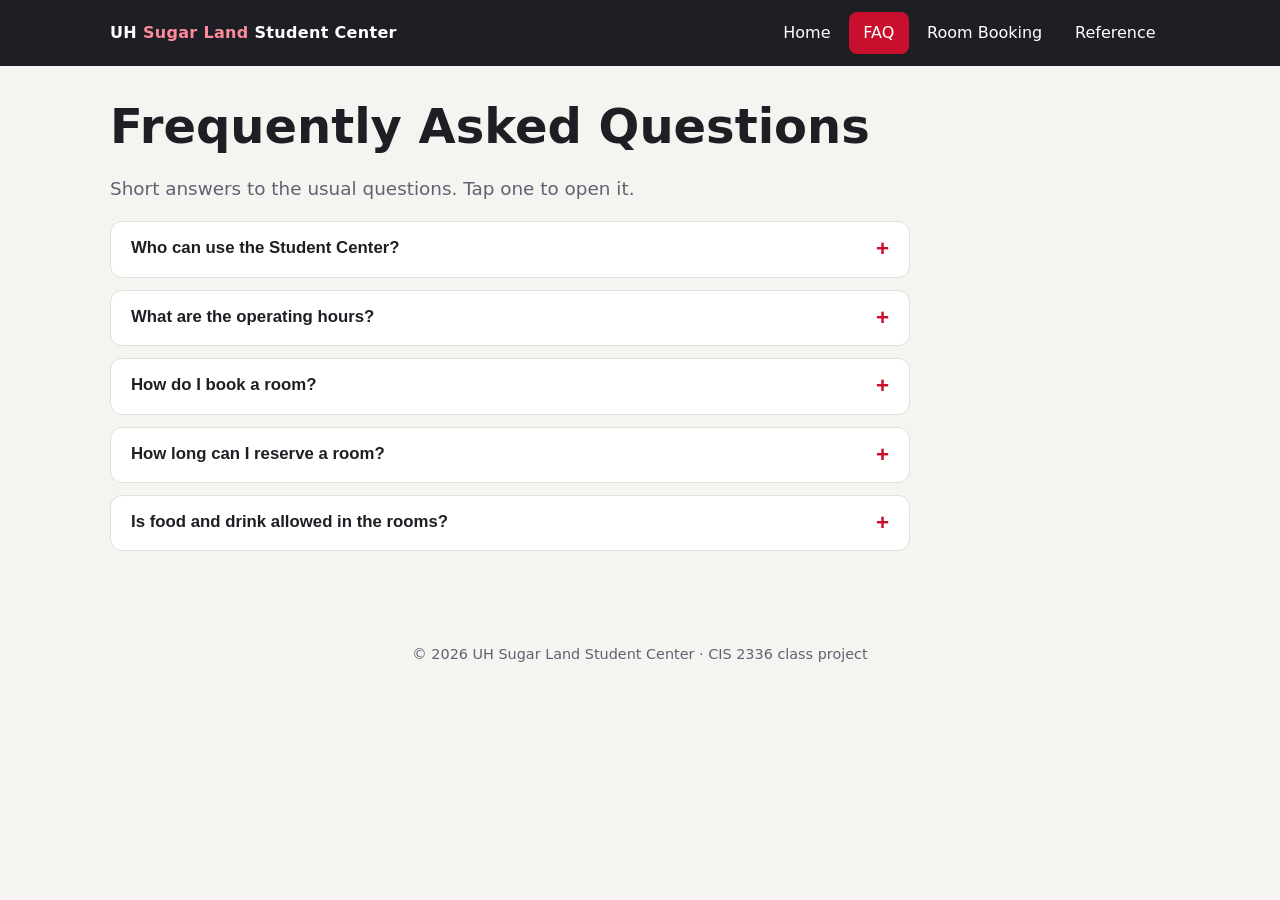
<file: frontend/FAQ.html>
<!DOCTYPE html>
<html lang="en">
<head>
  <meta charset="UTF-8">
  <meta name="viewport" content="width=device-width, initial-scale=1">
  <title>FAQ | UH Sugar Land Student Center</title>
  <link rel="stylesheet" href="styles.css">
</head>
<body data-page="FAQ.html">
  <a class="skip-link" href="#main">Skip to content</a>

  <header class="site-header">
    <div class="header-inner">
      <a class="brand" href="index.html">UH <span>Sugar Land</span> Student Center</a>
      <button class="nav-toggle" id="nav-toggle" aria-expanded="false" aria-controls="nav-menu">Menu</button>
      <ul id="nav-menu"></ul>
    </div>
  </header>

  <main id="main">
    <h1>Frequently Asked Questions</h1>
    <p class="lead">Short answers to the usual questions. Tap one to open it.</p>

    <div class="accordion" id="faq">
      <div class="acc-item">
        <h2 style="margin:0;font-size:inherit">
          <button class="acc-btn" aria-expanded="false" aria-controls="faq-1" id="faq-1-btn">Who can use the Student Center?</button>
        </h2>
        <div class="acc-panel" id="faq-1" role="region" aria-labelledby="faq-1-btn" hidden>
          UH students, faculty, and staff. Bring your Cougar ID.
        </div>
      </div>

      <div class="acc-item">
        <h2 style="margin:0;font-size:inherit">
          <button class="acc-btn" aria-expanded="false" aria-controls="faq-2" id="faq-2-btn">What are the operating hours?</button>
        </h2>
        <div class="acc-panel" id="faq-2" role="region" aria-labelledby="faq-2-btn" hidden>
          Rooms can be booked every day, 8:00 AM to 10:00 PM. Holidays and finals week may be different.
        </div>
      </div>

      <div class="acc-item">
        <h2 style="margin:0;font-size:inherit">
          <button class="acc-btn" aria-expanded="false" aria-controls="faq-3" id="faq-3-btn">How do I book a room?</button>
        </h2>
        <div class="acc-panel" id="faq-3" role="region" aria-labelledby="faq-3-btn" hidden>
          Go to the Room Booking page, pick a room, date, and time, and submit. It tells you right away if the room is yours or already taken.
        </div>
      </div>

      <div class="acc-item">
        <h2 style="margin:0;font-size:inherit">
          <button class="acc-btn" aria-expanded="false" aria-controls="faq-4" id="faq-4-btn">How long can I reserve a room?</button>
        </h2>
        <div class="acc-panel" id="faq-4" role="region" aria-labelledby="faq-4-btn" hidden>
          30 minutes minimum, 3 hours max. That way everyone gets a turn.
        </div>
      </div>

      <div class="acc-item">
        <h2 style="margin:0;font-size:inherit">
          <button class="acc-btn" aria-expanded="false" aria-controls="faq-5" id="faq-5-btn">Is food and drink allowed in the rooms?</button>
        </h2>
        <div class="acc-panel" id="faq-5" role="region" aria-labelledby="faq-5-btn" hidden>
          Covered drinks and light snacks are fine. Eat full meals in the cafe or lounge. Clean up before you leave.
        </div>
      </div>
    </div>
  </main>

  <footer>&copy; 2026 UH Sugar Land Student Center &middot; CIS 2336 class project</footer>
  <script src="script.js"></script>
</body>
</html>
</file>
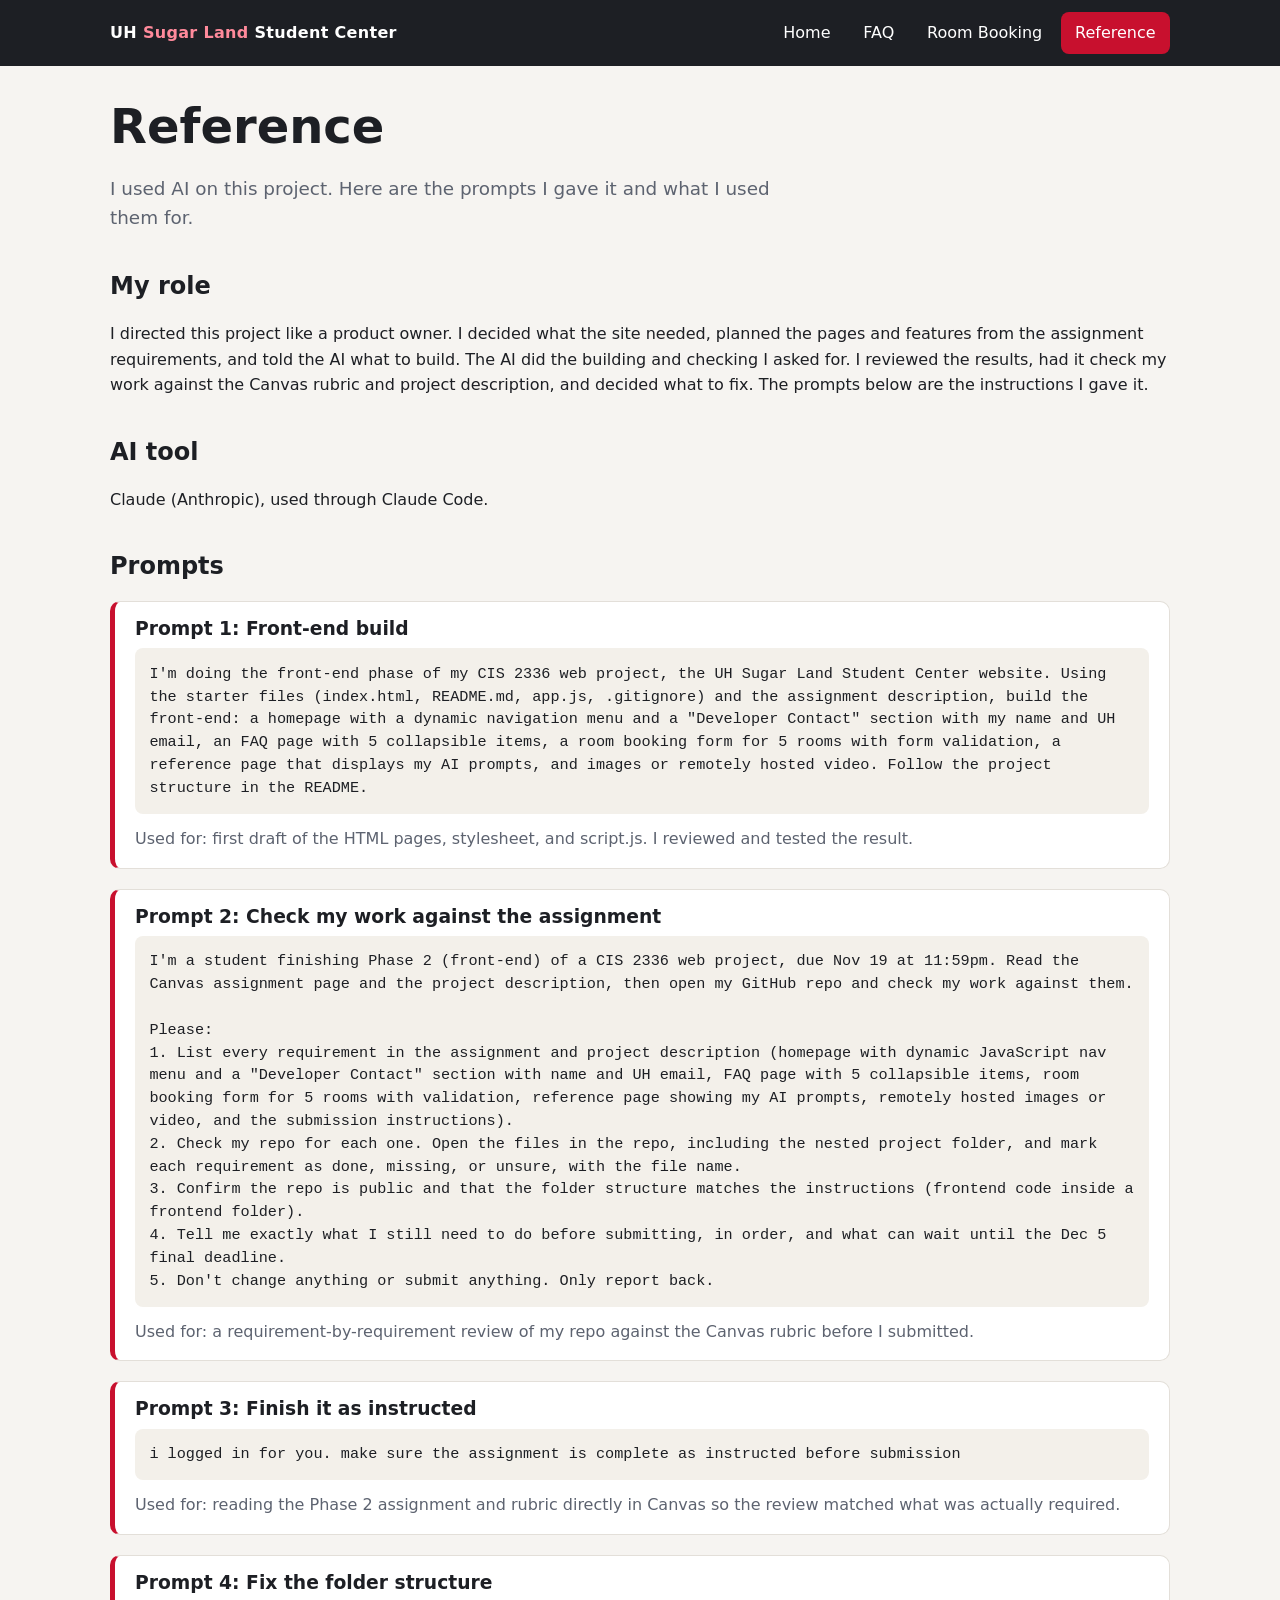
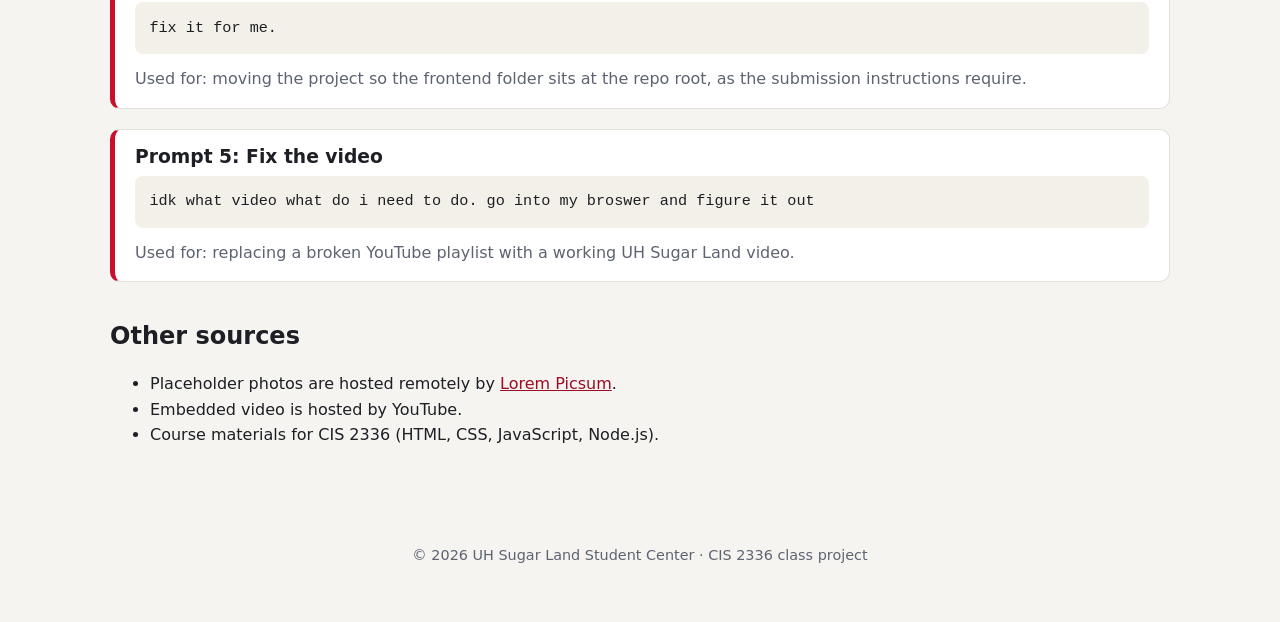
<file: frontend/reference.html>
<!DOCTYPE html>
<html lang="en">
<head>
  <meta charset="UTF-8">
  <meta name="viewport" content="width=device-width, initial-scale=1">
  <title>Reference | UH Sugar Land Student Center</title>
  <link rel="stylesheet" href="styles.css">
</head>
<body data-page="reference.html">
  <a class="skip-link" href="#main">Skip to content</a>

  <header class="site-header">
    <div class="header-inner">
      <a class="brand" href="index.html">UH <span>Sugar Land</span> Student Center</a>
      <button class="nav-toggle" id="nav-toggle" aria-expanded="false" aria-controls="nav-menu">Menu</button>
      <ul id="nav-menu"></ul>
    </div>
  </header>

  <main id="main">
    <h1>Reference</h1>
    <p class="lead">I used AI on this project. Here are the prompts I gave it and what I used them for.</p>

    <h2>My role</h2>
<p>I directed this project like a product owner. I decided what the site needed, planned the pages and features from the assignment requirements, and told the AI what to build. The AI did the building and checking I asked for. I reviewed the results, had it check my work against the Canvas rubric and project description, and decided what to fix. The prompts below are the instructions I gave it.</p>

<h2>AI tool</h2>
    <p>Claude (Anthropic), used through Claude Code.</p>

    <h2>Prompts</h2>

    <article class="prompt">
      <h3>Prompt 1: Front-end build</h3>
      <pre>I'm doing the front-end phase of my CIS 2336 web project, the UH Sugar Land Student Center website. Using the starter files (index.html, README.md, app.js, .gitignore) and the assignment description, build the front-end: a homepage with a dynamic navigation menu and a "Developer Contact" section with my name and UH email, an FAQ page with 5 collapsible items, a room booking form for 5 rooms with form validation, a reference page that displays my AI prompts, and images or remotely hosted video. Follow the project structure in the README.</pre>
      <p class="result">Used for: first draft of the HTML pages, stylesheet, and script.js. I reviewed and tested the result.</p>
    </article>

    <article class="prompt">
<h3>Prompt 2: Check my work against the assignment</h3>
<pre>I'm a student finishing Phase 2 (front-end) of a CIS 2336 web project, due Nov 19 at 11:59pm. Read the Canvas assignment page and the project description, then open my GitHub repo and check my work against them.

Please:
1. List every requirement in the assignment and project description (homepage with dynamic JavaScript nav menu and a "Developer Contact" section with name and UH email, FAQ page with 5 collapsible items, room booking form for 5 rooms with validation, reference page showing my AI prompts, remotely hosted images or video, and the submission instructions).
2. Check my repo for each one. Open the files in the repo, including the nested project folder, and mark each requirement as done, missing, or unsure, with the file name.
3. Confirm the repo is public and that the folder structure matches the instructions (frontend code inside a frontend folder).
4. Tell me exactly what I still need to do before submitting, in order, and what can wait until the Dec 5 final deadline.
5. Don't change anything or submit anything. Only report back.</pre>
<p class="result">Used for: a requirement-by-requirement review of my repo against the Canvas rubric before I submitted.</p>
</article>

<article class="prompt">
<h3>Prompt 3: Finish it as instructed</h3>
<pre>i logged in for you. make sure the assignment is complete as instructed before submission</pre>
<p class="result">Used for: reading the Phase 2 assignment and rubric directly in Canvas so the review matched what was actually required.</p>
</article>

<article class="prompt">
<h3>Prompt 4: Fix the folder structure</h3>
<pre>fix it for me.</pre>
<p class="result">Used for: moving the project so the frontend folder sits at the repo root, as the submission instructions require.</p>
</article>

<article class="prompt">
<h3>Prompt 5: Fix the video</h3>
<pre>idk what video what do i need to do. go into my broswer and figure it out</pre>
<p class="result">Used for: replacing a broken YouTube playlist with a working UH Sugar Land video.</p>
</article>

<h2>Other sources</h2>
    <ul>
      <li>Placeholder photos are hosted remotely by <a href="https://picsum.photos" target="_blank" rel="noopener">Lorem Picsum</a>.</li>
      <li>Embedded video is hosted by YouTube.</li>
      <li>Course materials for CIS 2336 (HTML, CSS, JavaScript, Node.js).</li>
    </ul>
  </main>

  <footer>&copy; 2026 UH Sugar Land Student Center &middot; CIS 2336 class project</footer>
  <script src="script.js"></script>
</body>
</html>
</file>
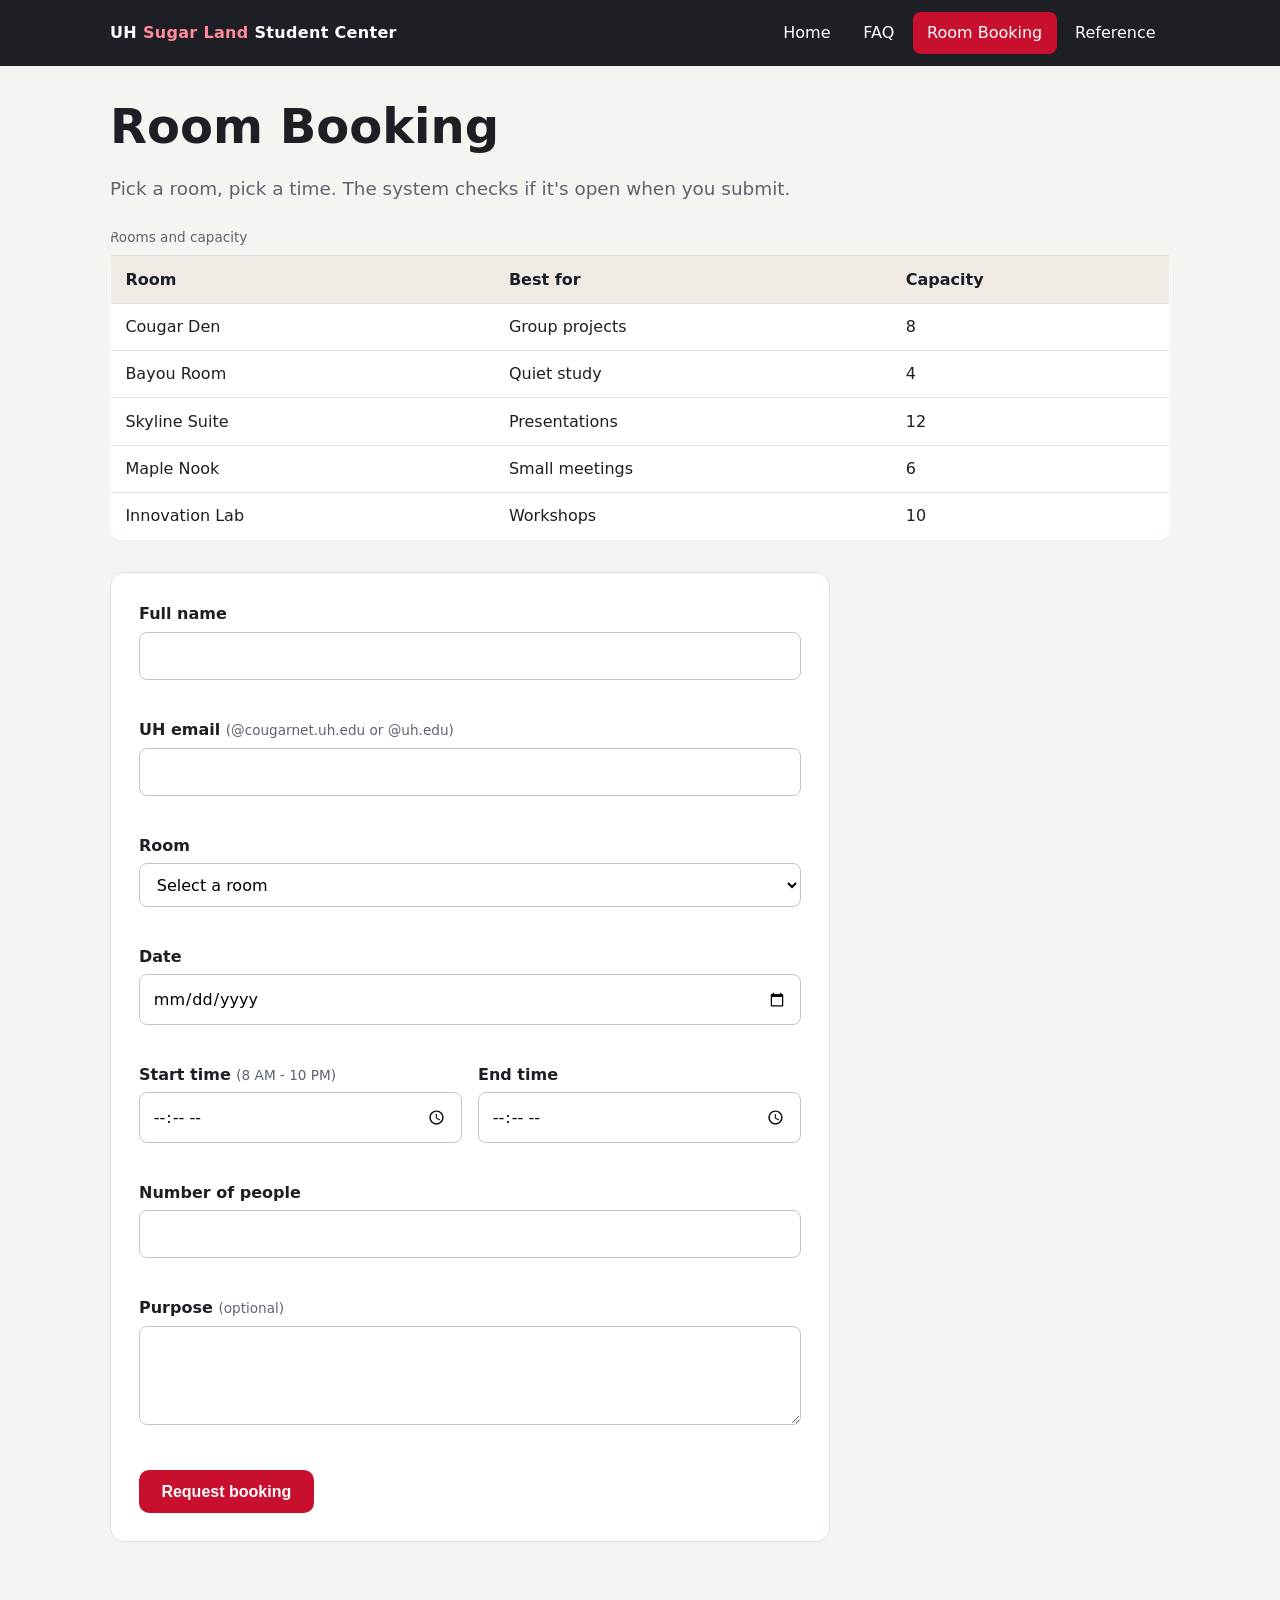
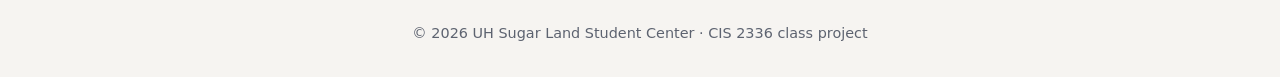
<file: frontend/roombooking.html>
<!DOCTYPE html>
<html lang="en">
<head>
  <meta charset="UTF-8">
  <meta name="viewport" content="width=device-width, initial-scale=1">
  <title>Room Booking | UH Sugar Land Student Center</title>
  <link rel="stylesheet" href="styles.css">
</head>
<body data-page="roombooking.html">
  <a class="skip-link" href="#main">Skip to content</a>

  <header class="site-header">
    <div class="header-inner">
      <a class="brand" href="index.html">UH <span>Sugar Land</span> Student Center</a>
      <button class="nav-toggle" id="nav-toggle" aria-expanded="false" aria-controls="nav-menu">Menu</button>
      <ul id="nav-menu"></ul>
    </div>
  </header>

  <main id="main">
    <h1>Room Booking</h1>
    <p class="lead">Pick a room, pick a time. The system checks if it's open when you submit.</p>

    <div class="room-info">
      <table>
        <caption class="hint" style="text-align:left;padding-bottom:.4rem">Rooms and capacity</caption>
        <thead><tr><th>Room</th><th>Best for</th><th>Capacity</th></tr></thead>
        <tbody>
          <tr><td>Cougar Den</td><td>Group projects</td><td>8</td></tr>
          <tr><td>Bayou Room</td><td>Quiet study</td><td>4</td></tr>
          <tr><td>Skyline Suite</td><td>Presentations</td><td>12</td></tr>
          <tr><td>Maple Nook</td><td>Small meetings</td><td>6</td></tr>
          <tr><td>Innovation Lab</td><td>Workshops</td><td>10</td></tr>
        </tbody>
      </table>
    </div>

    <form id="booking-form" class="form-card" novalidate>
      <div class="field">
        <label for="name">Full name</label>
        <input type="text" id="name" name="name" autocomplete="name" required>
        <div class="error" id="name-error" aria-live="polite"></div>
      </div>

      <div class="field">
        <label for="email">UH email <span class="hint">(@cougarnet.uh.edu or @uh.edu)</span></label>
        <input type="email" id="email" name="email" autocomplete="email" required>
        <div class="error" id="email-error" aria-live="polite"></div>
      </div>

      <div class="field">
        <label for="room">Room</label>
        <select id="room" name="room" required>
          <option value="">Select a room</option>
          <option value="cougar-den" data-cap="8">Cougar Den (up to 8)</option>
          <option value="bayou-room" data-cap="4">Bayou Room (up to 4)</option>
          <option value="skyline-suite" data-cap="12">Skyline Suite (up to 12)</option>
          <option value="maple-nook" data-cap="6">Maple Nook (up to 6)</option>
          <option value="innovation-lab" data-cap="10">Innovation Lab (up to 10)</option>
        </select>
        <div class="error" id="room-error" aria-live="polite"></div>
      </div>

      <div class="field">
        <label for="date">Date</label>
        <input type="date" id="date" name="date" required>
        <div class="error" id="date-error" aria-live="polite"></div>
      </div>

      <div class="form-row">
        <div class="field">
          <label for="start">Start time <span class="hint">(8 AM - 10 PM)</span></label>
          <input type="time" id="start" name="start" min="08:00" max="22:00" step="900" required>
          <div class="error" id="start-error" aria-live="polite"></div>
        </div>
        <div class="field">
          <label for="end">End time</label>
          <input type="time" id="end" name="end" min="08:00" max="22:00" step="900" required>
          <div class="error" id="end-error" aria-live="polite"></div>
        </div>
      </div>

      <div class="field">
        <label for="guests">Number of people</label>
        <input type="number" id="guests" name="guests" min="1" max="12" inputmode="numeric" required>
        <div class="error" id="guests-error" aria-live="polite"></div>
      </div>

      <div class="field">
        <label for="purpose">Purpose <span class="hint">(optional)</span></label>
        <textarea id="purpose" name="purpose" rows="3" maxlength="200"></textarea>
        <div class="error" id="purpose-error" aria-live="polite"></div>
      </div>

      <button type="submit" class="btn">Request booking</button>
      <div id="form-status" class="form-status" role="status" aria-live="polite"></div>
    </form>
  </main>

  <footer>&copy; 2026 UH Sugar Land Student Center &middot; CIS 2336 class project</footer>
  <script src="script.js"></script>
</body>
</html>
</file>
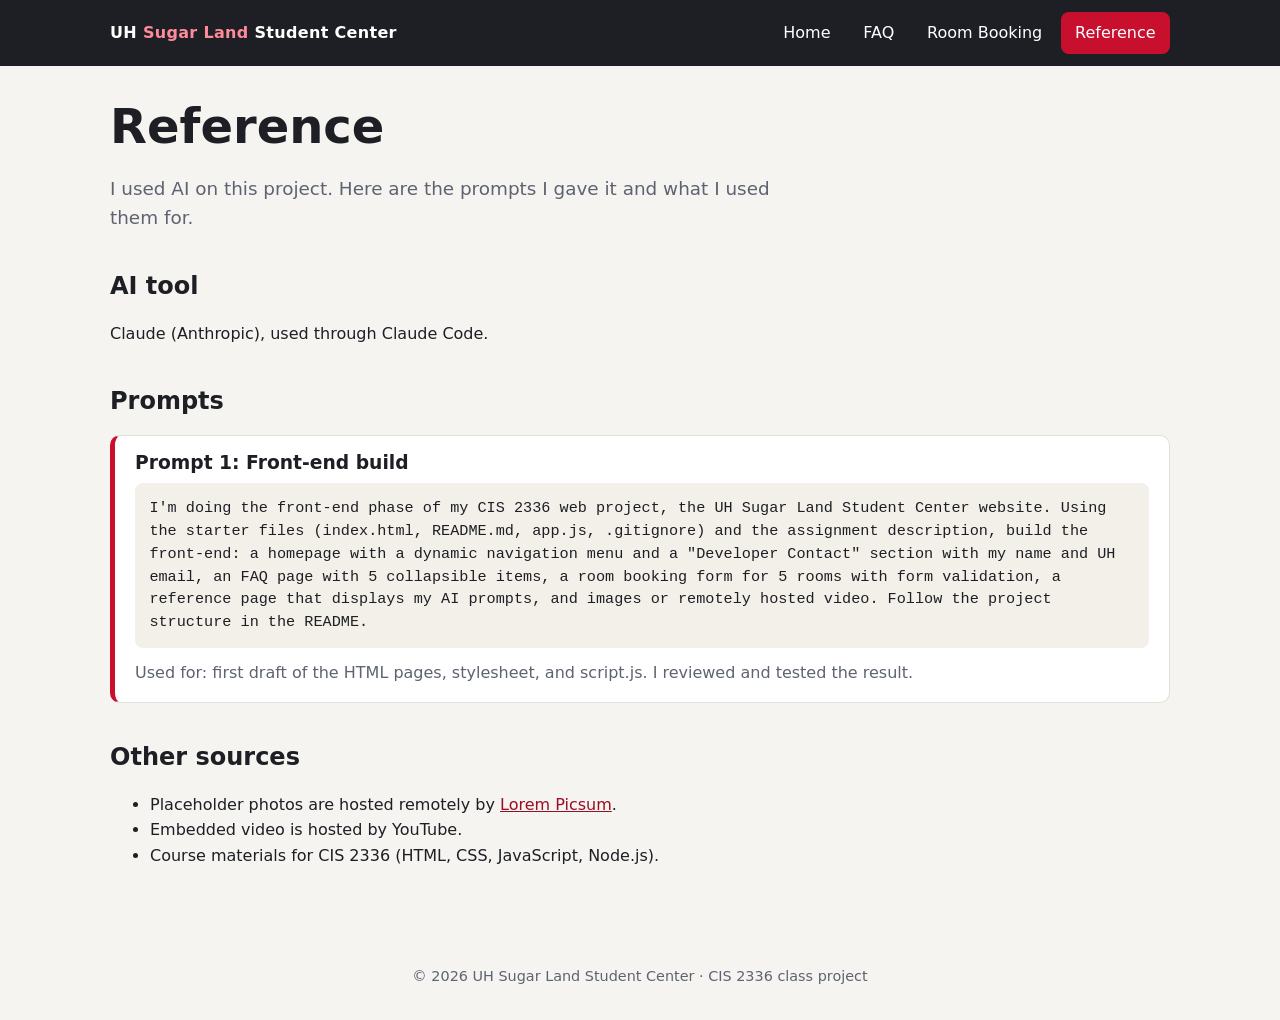
<file: CIS2336-FA26-project-IndyChen/frontend/reference.html>
<!DOCTYPE html>
<html lang="en">
<head>
  <meta charset="UTF-8">
  <meta name="viewport" content="width=device-width, initial-scale=1">
  <title>Reference | UH Sugar Land Student Center</title>
  <link rel="stylesheet" href="styles.css">
</head>
<body data-page="reference.html">
  <a class="skip-link" href="#main">Skip to content</a>

  <header class="site-header">
    <div class="header-inner">
      <a class="brand" href="index.html">UH <span>Sugar Land</span> Student Center</a>
      <button class="nav-toggle" id="nav-toggle" aria-expanded="false" aria-controls="nav-menu">Menu</button>
      <ul id="nav-menu"></ul>
    </div>
  </header>

  <main id="main">
    <h1>Reference</h1>
    <p class="lead">I used AI on this project. Here are the prompts I gave it and what I used them for.</p>

    <h2>AI tool</h2>
    <p>Claude (Anthropic), used through Claude Code.</p>

    <h2>Prompts</h2>

    <article class="prompt">
      <h3>Prompt 1: Front-end build</h3>
      <pre>I'm doing the front-end phase of my CIS 2336 web project, the UH Sugar Land Student Center website. Using the starter files (index.html, README.md, app.js, .gitignore) and the assignment description, build the front-end: a homepage with a dynamic navigation menu and a "Developer Contact" section with my name and UH email, an FAQ page with 5 collapsible items, a room booking form for 5 rooms with form validation, a reference page that displays my AI prompts, and images or remotely hosted video. Follow the project structure in the README.</pre>
      <p class="result">Used for: first draft of the HTML pages, stylesheet, and script.js. I reviewed and tested the result.</p>
    </article>

    <!-- Add any further prompts you use here, copying the structure above. -->

    <h2>Other sources</h2>
    <ul>
      <li>Placeholder photos are hosted remotely by <a href="https://picsum.photos" target="_blank" rel="noopener">Lorem Picsum</a>.</li>
      <li>Embedded video is hosted by YouTube.</li>
      <li>Course materials for CIS 2336 (HTML, CSS, JavaScript, Node.js).</li>
    </ul>
  </main>

  <footer>&copy; 2026 UH Sugar Land Student Center &middot; CIS 2336 class project</footer>
  <script src="script.js"></script>
</body>
</html>
</file>
<file: frontend/styles.css>
:root {
  --red: #c8102e;
  --red-dark: #9b0d24;
  --ink: #1d1f24;
  --muted: #5d6370;
  --bg: #f6f4f1;
  --card: #ffffff;
  --line: #e3dfd9;
  --ok: #1c7c4a;
  --radius: 14px;
}

* { box-sizing: border-box; }

body {
  margin: 0;
  font-family: "Segoe UI", system-ui, -apple-system, Roboto, Arial, sans-serif;
  color: var(--ink);
  background: var(--bg);
  line-height: 1.6;
}

a { color: var(--red-dark); }
img { max-width: 100%; display: block; }

.skip-link {
  position: absolute; left: -999px; top: 0;
  background: #fff; padding: .5rem 1rem; z-index: 100;
}
.skip-link:focus { left: 0; }

/* ---------- Header / nav ---------- */
.site-header {
  background: var(--ink);
  color: #fff;
  position: sticky; top: 0; z-index: 50;
}
.header-inner {
  max-width: 1100px; margin: 0 auto;
  display: flex; align-items: center; justify-content: space-between;
  padding: .75rem 1.25rem;
}
.brand { color: #fff; text-decoration: none; font-weight: 700; letter-spacing: .02em; }
.brand span { color: #ff8a9b; }

.nav-toggle {
  display: none;
  background: none; border: 1px solid #ffffff66; color: #fff;
  border-radius: 8px; padding: .4rem .75rem; font-size: 1rem; cursor: pointer;
}
#nav-menu { list-style: none; display: flex; gap: .25rem; margin: 0; padding: 0; }
#nav-menu a {
  color: #fff; text-decoration: none; padding: .5rem .9rem; border-radius: 8px; display: block;
}
#nav-menu a:hover { background: #ffffff1f; }
#nav-menu a.active { background: var(--red); }

@media (max-width: 720px) {
  .nav-toggle { display: block; }
  #nav-menu {
    display: none; flex-direction: column; position: absolute;
    left: 0; right: 0; top: 100%; background: var(--ink); padding: .5rem 1.25rem 1rem;
  }
  #nav-menu.open { display: flex; }
}

/* ---------- Layout ---------- */
main { max-width: 1100px; margin: 0 auto; padding: 2rem 1.25rem 3rem; }
h1, h2, h3 { line-height: 1.2; }
h1 { font-size: clamp(2rem, 5vw, 3rem); margin: 0 0 .5rem; }
h2 { margin-top: 2.5rem; }
.lead { color: var(--muted); font-size: 1.15rem; max-width: 60ch; }

.hero {
  display: grid; grid-template-columns: 1.1fr 1fr; gap: 2rem; align-items: center;
  margin-bottom: 1rem;
}
.hero img { border-radius: var(--radius); box-shadow: 0 10px 30px #0002; aspect-ratio: 16/10; object-fit: cover; width: 100%; }
@media (max-width: 800px) { .hero { grid-template-columns: 1fr; } }

.btn {
  display: inline-block; background: var(--red); color: #fff; border: 0;
  padding: .8rem 1.4rem; border-radius: 10px; font-size: 1rem; font-weight: 600;
  text-decoration: none; cursor: pointer;
}
.btn:hover { background: var(--red-dark); }
.btn.secondary { background: #fff; color: var(--ink); border: 1px solid var(--line); margin-left: .5rem; }
.btn.secondary:hover { background: #f0ece6; }

.cards { display: grid; grid-template-columns: repeat(auto-fit, minmax(240px, 1fr)); gap: 1.25rem; }
.card {
  background: var(--card); border: 1px solid var(--line); border-radius: var(--radius);
  overflow: hidden;
}
.card img { aspect-ratio: 16/10; object-fit: cover; width: 100%; }
.card .body { padding: 1rem 1.25rem 1.25rem; }
.card h3 { margin: 0 0 .25rem; }
.card p { margin: 0; color: var(--muted); }

.video-wrap {
  position: relative; padding-top: 56.25%; border-radius: var(--radius); overflow: hidden; background: #000;
}
.video-wrap iframe { position: absolute; inset: 0; width: 100%; height: 100%; border: 0; }

.contact {
  background: var(--ink); color: #fff; border-radius: var(--radius);
  padding: 1.5rem 1.75rem; margin-top: 2.5rem;
}
.contact h2 { margin-top: 0; }
.contact a { color: #ffb3bf; }

footer { text-align: center; color: var(--muted); padding: 2rem 1rem; font-size: .9rem; }

/* ---------- FAQ accordion ---------- */
.accordion { max-width: 800px; }
.acc-item { background: var(--card); border: 1px solid var(--line); border-radius: 12px; margin-bottom: .75rem; }
.acc-btn {
  width: 100%; text-align: left; background: none; border: 0; padding: 1rem 1.25rem;
  font-size: 1.05rem; font-weight: 600; cursor: pointer; display: flex; justify-content: space-between; gap: 1rem;
  color: var(--ink);
}
.acc-btn::after { content: "+"; color: var(--red); font-size: 1.4rem; line-height: 1; }
.acc-btn[aria-expanded="true"]::after { content: "\2212"; }
.acc-panel { padding: 0 1.25rem 1.1rem; color: var(--muted); }
.acc-panel[hidden] { display: none; }

/* ---------- Forms ---------- */
.form-card {
  background: var(--card); border: 1px solid var(--line); border-radius: var(--radius);
  padding: 1.75rem; max-width: 720px;
}
.form-row { display: grid; grid-template-columns: 1fr 1fr; gap: 1rem; }
@media (max-width: 600px) { .form-row { grid-template-columns: 1fr; } }
.field { margin-bottom: 1.1rem; }
label { display: block; font-weight: 600; margin-bottom: .3rem; }
.hint { color: var(--muted); font-weight: 400; font-size: .85rem; }
input, select, textarea {
  width: 100%; padding: .65rem .8rem; border: 1px solid #c9c4bc; border-radius: 8px;
  font: inherit; background: #fff;
}
input:focus, select:focus, textarea:focus, .acc-btn:focus-visible, .btn:focus-visible {
  outline: 3px solid #c8102e55; outline-offset: 1px;
}
.field.invalid input, .field.invalid select, .field.invalid textarea { border-color: var(--red); background: #fff6f7; }
.error { color: var(--red-dark); font-size: .875rem; min-height: 1.1em; margin-top: .25rem; }
.form-status { margin-top: 1rem; padding: .9rem 1rem; border-radius: 10px; display: none; }
.form-status.show { display: block; }
.form-status.success { background: #e7f5ec; color: var(--ok); border: 1px solid #b9dfc8; }
.form-status.fail { background: #fdeaed; color: var(--red-dark); border: 1px solid #f3bcc5; }

.room-info { margin: 1.5rem 0 2rem; }
table { border-collapse: collapse; width: 100%; background: #fff; border-radius: 12px; overflow: hidden; border: 1px solid var(--line); }
th, td { text-align: left; padding: .65rem .9rem; border-bottom: 1px solid var(--line); }
th { background: #efeae3; }

/* ---------- Reference ---------- */
.prompt {
  background: var(--card); border: 1px solid var(--line); border-left: 5px solid var(--red);
  border-radius: 10px; padding: 1rem 1.25rem; margin-bottom: 1.25rem;
}
.prompt h3 { margin: 0 0 .5rem; }
.prompt pre {
  white-space: pre-wrap; margin: 0; font: .95rem/1.5 ui-monospace, Consolas, monospace;
  background: #f3f0ea; padding: .9rem; border-radius: 8px;
}
.prompt .result { margin: .75rem 0 0; color: var(--muted); }
</file>
<file: CIS2336-FA26-project-IndyChen/frontend/styles.css>
:root {
  --red: #c8102e;
  --red-dark: #9b0d24;
  --ink: #1d1f24;
  --muted: #5d6370;
  --bg: #f6f4f1;
  --card: #ffffff;
  --line: #e3dfd9;
  --ok: #1c7c4a;
  --radius: 14px;
}

* { box-sizing: border-box; }

body {
  margin: 0;
  font-family: "Segoe UI", system-ui, -apple-system, Roboto, Arial, sans-serif;
  color: var(--ink);
  background: var(--bg);
  line-height: 1.6;
}

a { color: var(--red-dark); }
img { max-width: 100%; display: block; }

.skip-link {
  position: absolute; left: -999px; top: 0;
  background: #fff; padding: .5rem 1rem; z-index: 100;
}
.skip-link:focus { left: 0; }

/* ---------- Header / nav ---------- */
.site-header {
  background: var(--ink);
  color: #fff;
  position: sticky; top: 0; z-index: 50;
}
.header-inner {
  max-width: 1100px; margin: 0 auto;
  display: flex; align-items: center; justify-content: space-between;
  padding: .75rem 1.25rem;
}
.brand { color: #fff; text-decoration: none; font-weight: 700; letter-spacing: .02em; }
.brand span { color: #ff8a9b; }

.nav-toggle {
  display: none;
  background: none; border: 1px solid #ffffff66; color: #fff;
  border-radius: 8px; padding: .4rem .75rem; font-size: 1rem; cursor: pointer;
}
#nav-menu { list-style: none; display: flex; gap: .25rem; margin: 0; padding: 0; }
#nav-menu a {
  color: #fff; text-decoration: none; padding: .5rem .9rem; border-radius: 8px; display: block;
}
#nav-menu a:hover { background: #ffffff1f; }
#nav-menu a.active { background: var(--red); }

@media (max-width: 720px) {
  .nav-toggle { display: block; }
  #nav-menu {
    display: none; flex-direction: column; position: absolute;
    left: 0; right: 0; top: 100%; background: var(--ink); padding: .5rem 1.25rem 1rem;
  }
  #nav-menu.open { display: flex; }
}

/* ---------- Layout ---------- */
main { max-width: 1100px; margin: 0 auto; padding: 2rem 1.25rem 3rem; }
h1, h2, h3 { line-height: 1.2; }
h1 { font-size: clamp(2rem, 5vw, 3rem); margin: 0 0 .5rem; }
h2 { margin-top: 2.5rem; }
.lead { color: var(--muted); font-size: 1.15rem; max-width: 60ch; }

.hero {
  display: grid; grid-template-columns: 1.1fr 1fr; gap: 2rem; align-items: center;
  margin-bottom: 1rem;
}
.hero img { border-radius: var(--radius); box-shadow: 0 10px 30px #0002; aspect-ratio: 16/10; object-fit: cover; width: 100%; }
@media (max-width: 800px) { .hero { grid-template-columns: 1fr; } }

.btn {
  display: inline-block; background: var(--red); color: #fff; border: 0;
  padding: .8rem 1.4rem; border-radius: 10px; font-size: 1rem; font-weight: 600;
  text-decoration: none; cursor: pointer;
}
.btn:hover { background: var(--red-dark); }
.btn.secondary { background: #fff; color: var(--ink); border: 1px solid var(--line); margin-left: .5rem; }
.btn.secondary:hover { background: #f0ece6; }

.cards { display: grid; grid-template-columns: repeat(auto-fit, minmax(240px, 1fr)); gap: 1.25rem; }
.card {
  background: var(--card); border: 1px solid var(--line); border-radius: var(--radius);
  overflow: hidden;
}
.card img { aspect-ratio: 16/10; object-fit: cover; width: 100%; }
.card .body { padding: 1rem 1.25rem 1.25rem; }
.card h3 { margin: 0 0 .25rem; }
.card p { margin: 0; color: var(--muted); }

.video-wrap {
  position: relative; padding-top: 56.25%; border-radius: var(--radius); overflow: hidden; background: #000;
}
.video-wrap iframe { position: absolute; inset: 0; width: 100%; height: 100%; border: 0; }

.contact {
  background: var(--ink); color: #fff; border-radius: var(--radius);
  padding: 1.5rem 1.75rem; margin-top: 2.5rem;
}
.contact h2 { margin-top: 0; }
.contact a { color: #ffb3bf; }

footer { text-align: center; color: var(--muted); padding: 2rem 1rem; font-size: .9rem; }

/* ---------- FAQ accordion ---------- */
.accordion { max-width: 800px; }
.acc-item { background: var(--card); border: 1px solid var(--line); border-radius: 12px; margin-bottom: .75rem; }
.acc-btn {
  width: 100%; text-align: left; background: none; border: 0; padding: 1rem 1.25rem;
  font-size: 1.05rem; font-weight: 600; cursor: pointer; display: flex; justify-content: space-between; gap: 1rem;
  color: var(--ink);
}
.acc-btn::after { content: "+"; color: var(--red); font-size: 1.4rem; line-height: 1; }
.acc-btn[aria-expanded="true"]::after { content: "\2212"; }
.acc-panel { padding: 0 1.25rem 1.1rem; color: var(--muted); }
.acc-panel[hidden] { display: none; }

/* ---------- Forms ---------- */
.form-card {
  background: var(--card); border: 1px solid var(--line); border-radius: var(--radius);
  padding: 1.75rem; max-width: 720px;
}
.form-row { display: grid; grid-template-columns: 1fr 1fr; gap: 1rem; }
@media (max-width: 600px) { .form-row { grid-template-columns: 1fr; } }
.field { margin-bottom: 1.1rem; }
label { display: block; font-weight: 600; margin-bottom: .3rem; }
.hint { color: var(--muted); font-weight: 400; font-size: .85rem; }
input, select, textarea {
  width: 100%; padding: .65rem .8rem; border: 1px solid #c9c4bc; border-radius: 8px;
  font: inherit; background: #fff;
}
input:focus, select:focus, textarea:focus, .acc-btn:focus-visible, .btn:focus-visible {
  outline: 3px solid #c8102e55; outline-offset: 1px;
}
.field.invalid input, .field.invalid select, .field.invalid textarea { border-color: var(--red); background: #fff6f7; }
.error { color: var(--red-dark); font-size: .875rem; min-height: 1.1em; margin-top: .25rem; }
.form-status { margin-top: 1rem; padding: .9rem 1rem; border-radius: 10px; display: none; }
.form-status.show { display: block; }
.form-status.success { background: #e7f5ec; color: var(--ok); border: 1px solid #b9dfc8; }
.form-status.fail { background: #fdeaed; color: var(--red-dark); border: 1px solid #f3bcc5; }

.room-info { margin: 1.5rem 0 2rem; }
table { border-collapse: collapse; width: 100%; background: #fff; border-radius: 12px; overflow: hidden; border: 1px solid var(--line); }
th, td { text-align: left; padding: .65rem .9rem; border-bottom: 1px solid var(--line); }
th { background: #efeae3; }

/* ---------- Reference ---------- */
.prompt {
  background: var(--card); border: 1px solid var(--line); border-left: 5px solid var(--red);
  border-radius: 10px; padding: 1rem 1.25rem; margin-bottom: 1.25rem;
}
.prompt h3 { margin: 0 0 .5rem; }
.prompt pre {
  white-space: pre-wrap; margin: 0; font: .95rem/1.5 ui-monospace, Consolas, monospace;
  background: #f3f0ea; padding: .9rem; border-radius: 8px;
}
.prompt .result { margin: .75rem 0 0; color: var(--muted); }
</file>
